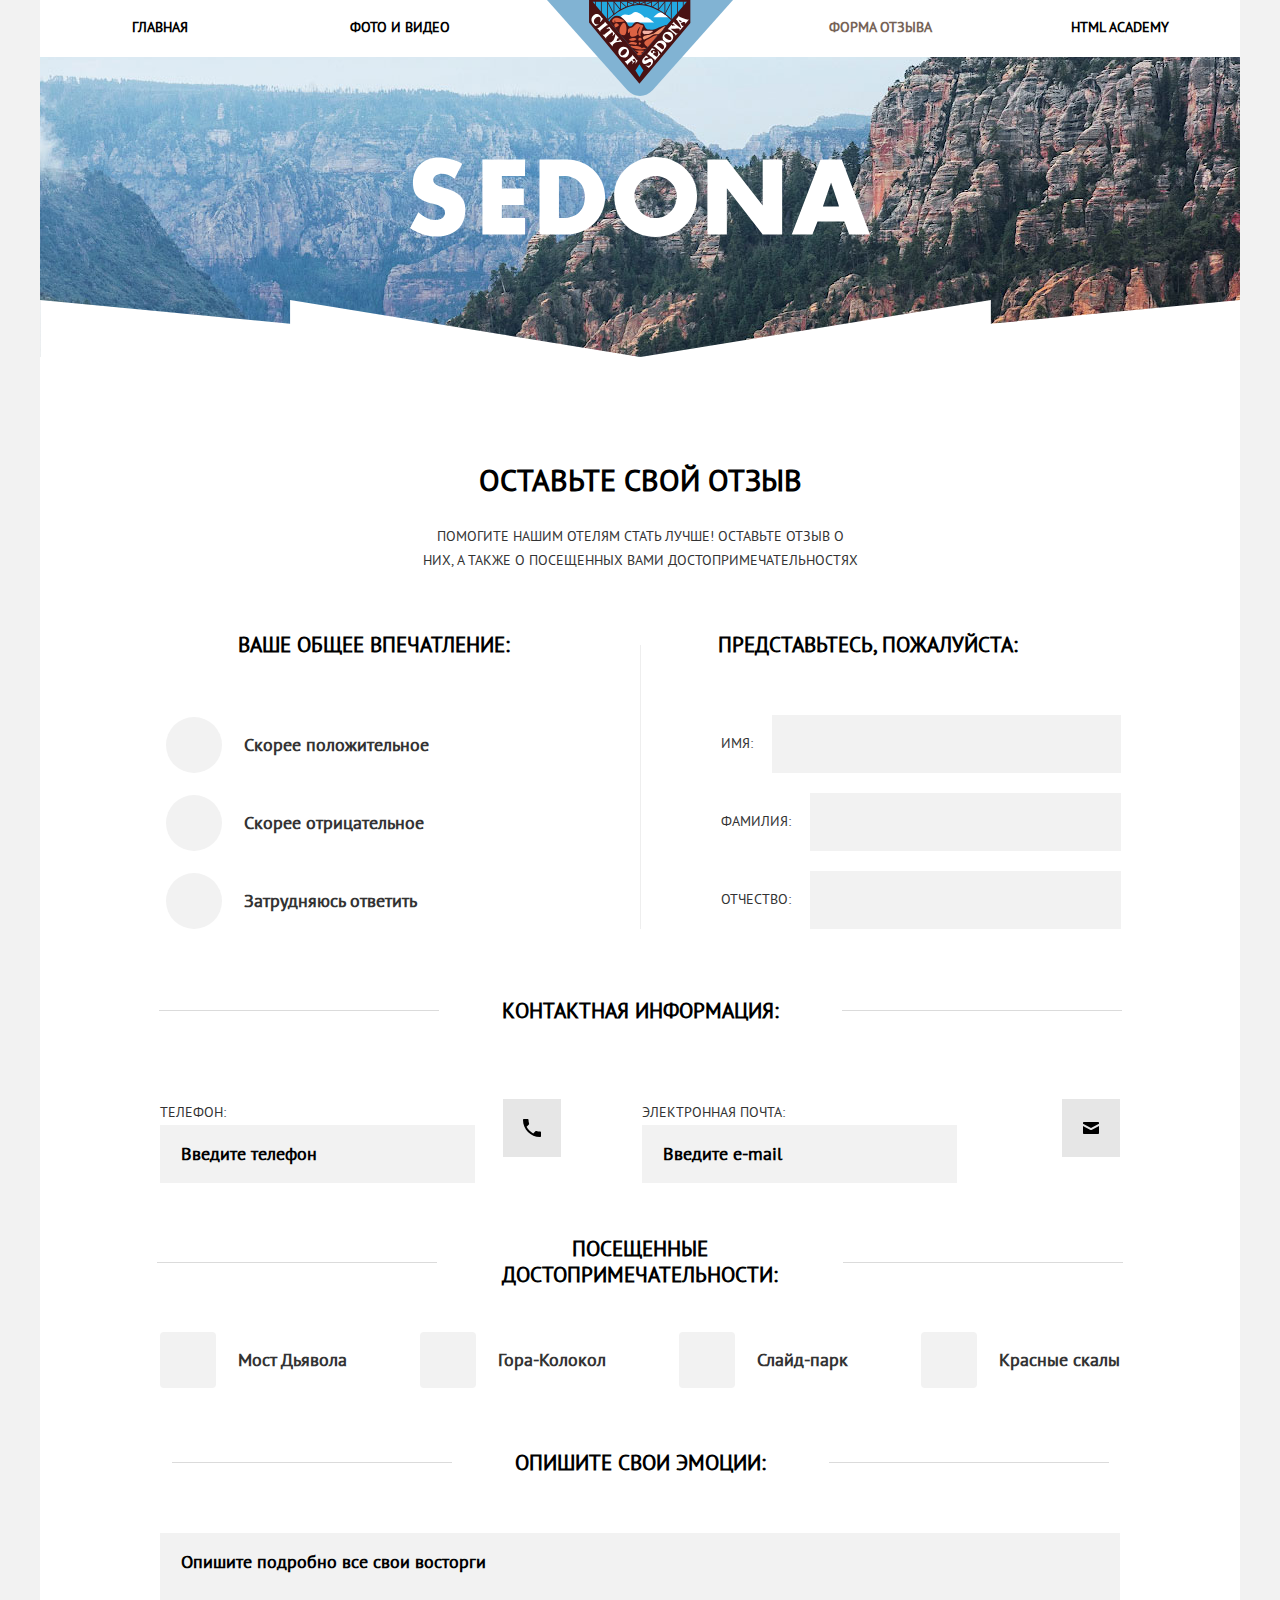
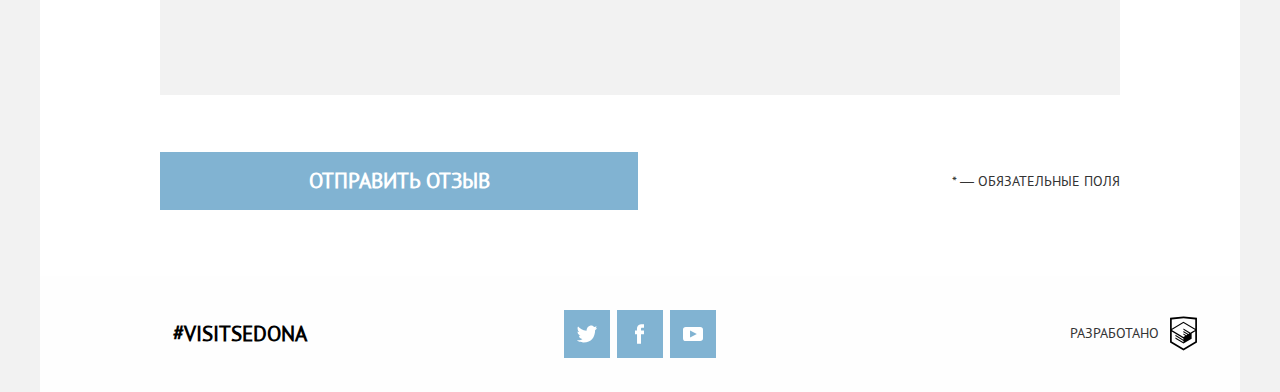
<file: form.html>
<!DOCTYPE html>
<html lang="ru">
  <head>
    <meta charset="utf-8">
    <title>HTML Academy: Седона</title>
    <meta name="viewport" content="width=device-width,initial-scale=1">
    <link rel="stylesheet" href="css/style.css">
  </head>
  <body>

    <svg xmlns="http://www.w3.org/2000/svg" style="display: none;"><symbol id="htmlacademy" viewBox="0 0 60 60"><path d="M30.2 5H30L10.3 7.1v36.2L30 55l19.7-11.7V7.1L30.2 5zm17 36.8L30 52 12.8 41.8V27l17.1 10.2V39l-11.7-7v1.8L30 40.9v1.9l-11.8-7v1.8l11.8 7 11.9-7.1v-7.6l5.3-3.2v15.1zm-.1-17l-4.7 2.8-2.2 1.3-10.3-6.1v1.8l8.8 5.3h-.1l-.2.1-1.3.7-7.3-4.3v1.8l5.8 3.4-1.4.9-4.3-2.6v1.8l2.9 1.7-2.9 1.7-17-10.1 17-10.2 17.2 10zm.1-1.8L29.9 12.8 12.8 23V9.4L30 7.6l17.2 1.8V23z"/></symbol><symbol id="icon-facebook" viewBox="0 0 8.672 18.944"><path d="M6.275 3.356h2.398V0H5.795C2.656.181 1.54 2.387 1.948 6.114H0v3.518h1.959v9.312h3.837V9.632h2.857V6.114H5.787c-.022-1.045-.037-2.405.488-2.758z"/></symbol><symbol id="icon-like" viewBox="0 0 22 20"><path d="M12.383 3.646l-.637 2.929L11.219 9H19.9v2l.001.058L17 18H8V8.029l.014-.015 4.369-4.368M2 10v8-8M13.2 0L6.6 6.6c-.4.3-.6.8-.6 1.4v10c0 1.1.9 2 2 2h9c.8 0 1.5-.5 1.8-1.2l3-7.1c.1-.2.1-.5.1-.7V9h.1c0-1.1-.9-2-2-2h-6.3l1-4.6v-.3c0-.4-.2-.8-.4-1.1l-1.1-1zM4 8H0v12h4V8zm18 1v.044V9z"/></symbol><symbol id="icon-tick" viewBox="0 0 23.049 16.249"><path d="M22.801 1.299L21.75.248a.853.853 0 0 0-1.203 0L8.693 12.102 2.502 5.911a.853.853 0 0 0-1.203 0L.248 6.962a.852.852 0 0 0 0 1.202l7.837 7.837a.845.845 0 0 0 .608.246c.22.002.44-.079.608-.246l13.5-13.5a.852.852 0 0 0 0-1.202z"/></symbol><symbol id="icon-twitter" viewBox="0 0 17.5 14.663"><path fill-rule="evenodd" clip-rule="evenodd" d="M11.283.153c1.736-.484 3.074.264 3.685 1.15.694-.225 1.372-.47 2.072-.69-.004.841-.538 1.478-.883 1.728.704.165 1.343-.481 1.343-.481-.175.977-1.035 1.746-1.611 1.977-.239 6.592-3.272 10.956-10.382 10.823h-.46c-.422 0-4.29-.45-5.047-1.843 2.341.192 4.011-.412 4.835-1.15-.989-.293-2.761-.464-3.07-2.881.362.105.583.223 1.228.117C1.757 8.067.385 7.366.461 5.218c.294.319 1.1.523 1.381.461C1.117 5.444-.188 2.398.921.843 2.794 2.655 4.769 4.364 8.29 4.528c.216-2.24 1.171-3.74 2.993-4.375z"/></symbol><symbol id="icon-video-fullscreen" viewBox="0 0 20 20"><g><path d="M0 0v6h3V3h3V0H3zM3 14H0v6h6v-3H3zM17 0h-3v3h3v3h3V0zM17 17h-3v3h6v-6h-3z"/></g></symbol><symbol id="icon-video-replay" viewBox="0 0 16 20"><path d="M8 4V0L3 5l5 5V6c3.315 0 6 2.686 6 6s-2.685 6-6 6-6-2.686-6-6H0c0 4.42 3.58 8 8 8s8-3.58 8-8-3.58-8-8-8z"/></symbol><symbol id="icon-video-subtitles" viewBox="0 0 32 20"><path d="M29 0H3C1.35 0 0 1.35 0 3v14c0 1.65 1.35 3 3 3h26c1.65 0 3-1.35 3-3V3c0-1.65-1.35-3-3-3zM14.403 15.854a8.61 8.61 0 0 1-1.678.164 5.986 5.986 0 0 1-1.976-.323c-.623-.214-1.172-.562-1.646-1.041s-.852-1.103-1.133-1.868c-.28-.766-.419-1.695-.419-2.786 0-1.134.157-2.085.471-2.851.315-.768.723-1.384 1.224-1.854a4.53 4.53 0 0 1 1.679-1.008 5.86 5.86 0 0 1 1.852-.307c.66 0 1.22.045 1.678.134.457.087.835.192 1.133.313l-.448 1.92a3.332 3.332 0 0 0-.902-.265A8.244 8.244 0 0 0 12.973 6c-.915 0-1.649.325-2.206.977-.558.651-.836 1.663-.836 3.031 0 .598.067 1.142.199 1.632.132.493.334.913.603 1.26.271.349.607.619 1.01.812.402.193.867.29 1.396.29.496 0 .915-.049 1.257-.148.342-.099.639-.227.893-.38l.463 1.841c-.354.249-.803.43-1.349.539zm8.698 0a8.618 8.618 0 0 1-1.678.164 5.986 5.986 0 0 1-1.976-.323c-.623-.214-1.172-.562-1.646-1.041s-.852-1.103-1.133-1.868c-.281-.767-.421-1.695-.421-2.786 0-1.134.157-2.085.471-2.851.314-.768.723-1.384 1.223-1.854a4.526 4.526 0 0 1 1.68-1.008 5.858 5.858 0 0 1 1.851-.307c.661 0 1.221.045 1.678.134a6.05 6.05 0 0 1 1.133.313l-.446 1.918a3.314 3.314 0 0 0-.901-.265A8.569 8.569 0 0 0 21.67 6c-.915 0-1.649.325-2.206.977-.558.651-.836 1.663-.836 3.031 0 .598.067 1.142.199 1.632.132.493.334.913.603 1.26.271.349.606.619 1.009.812.402.193.868.29 1.396.29.497 0 .915-.049 1.257-.148.342-.099.64-.227.894-.38l.463 1.841c-.353.249-.803.43-1.348.539z"/></symbol><symbol id="icon-youtube" viewBox="0 0 19.979 14.015"><path d="M17.145 0H2.835A2.842 2.842 0 0 0 0 2.835v8.345a2.842 2.842 0 0 0 2.835 2.835h14.31a2.842 2.842 0 0 0 2.835-2.835V2.835A2.844 2.844 0 0 0 17.145 0zM7.036 10.392V3.623l6.769 3.384-6.769 3.385z"/></symbol></svg>

    <!-- page-header -->
    <header class="page-header">

      <!-- main-nav -->
      <nav class="main-nav  main-nav--closed  main-nav--nojs">
        <button class="main-nav__toggle" type="button">Открыть меню</button>
        <div class="main-nav__wrapper">
          <ul class="main-nav__list">
            <li class="main-nav__item"><a class="main-nav__link" href="index.html">Главная</a></li>
            <li class="main-nav__item"><a class="main-nav__link" href="photo.html">Фото и видео</a></li>
            <li class="main-nav__item"><a class="main-nav__link  main-nav__link--active">Форма отзыва</a></li>
            <li class="main-nav__item"><a class="main-nav__link" href="https://htmlacademy.ru/">HTML Academy</a></li>
          </ul>
        </div>
        <div class="main-nav__logo">
          <a href="index.html">
            <picture>
              <source media="(min-width: 1200px)" srcset="img/logo-sedona-desktop.svg">
              <source media="(min-width: 768px)" srcset="img/logo-sedona-tablet.svg">
              <img class="main-nav__img-logo" src="img/logo-sedona-mobile.svg" alt="Sedona">
              </picture>
          </a>
        </div>
      </nav>
      <!-- end main-nav -->

    </header>
    <!-- end page-header -->

    <!-- main-content -->
    <main class="main-content">

      <!-- page-headline -->
      <section class="page-headline">
        <div class="page-headline__logo">
          <img class="page-headline__img-logo" src="img/text-sedona.svg" alt="Sedona">
        </div>
        <h2 class="page-headline__title  page-headline__title--style-change">Оставьте свой отзыв</h2>
        <p class="page-headline__description  page-headline__description--style-change">Помогите нашим отелям стать лучше! Оставьте отзыв о них, а также о посещенных вами достопримечательностях</p>
      </section>
      <!-- end page-headline -->

      <!-- review-form -->
      <form class="review-form" method="post">

        <div class="review-form__wrap">

          <div class="review-form__item review-form__item--second">

            <fieldset class="field  field--text">
              <legend class="field__title  field__title--text">Представьтесь<span class="field__span  field__span--text">, пожалуйста</span>:</legend>
              <label class="field__label  field__label--text">
                <span class="field__label-name">Имя:</span>
                <input class="field__input  field__input--text" type="text" name="first-name">
              </label>
              <label class="field__label  field__label--text">
                <span class="field__label-name">Фамилия:</span>
                <input class="field__input  field__input--text" type="text" name="middle-name">
              </label>
              <label class="field__label  field__label--text">
                <span class="field__label-name">Отчество:</span>
                <input class="field__input  field__input--text" type="text" name="last-name">
              </label>
            </fieldset>

          </div>

          <div class="review-form__item">

            <fieldset class="field  field--contacts">
              <legend class="field__title  field__title--contacts  field__title--line">Контактная информация:</legend>
              <label class="field__label  field__label--phone">
                <span class="field__label-name  field__label-name--contacts"><span class="field__span  field__span--contacts">Контактный </span>телефон:</span>
                <input class="field__input  field__input--contacts" type="tel" name="phone" placeholder="Введите телефон" pattern="[8]{1}-[0-9]{3}-[0-9]{3}-[0-9]{4}">
                <span class="field__help-block">Ошибка, перепроверьте номер.</span>
              </label>
              <label class="field__label  field__label--email">
                <span class="field__label-name  field__label-name--contacts">Электронная почта:</span>
                <input class="field__input  field__input--contacts" type="email" name="email" placeholder="Введите e-mail" pattern="[A-Za-z0-9._%+-]+@[A-Za-z0-9.-]+\.[A-Za-z]{2,4}$">
                <span class="field__help-block">Ошибка, перепроверьте email.</span>
              </label>
            </fieldset>

          </div>

          <div class="review-form__item  review-form__item--first">

            <fieldset class="field  field--radio">
              <legend class="field__title  field__title--radio">Ваше общее впечатление:</legend>
              <label class="field__label  field__label--radio">
                <input class="field__input  field__input--radio" type="radio" name="impression">
                <span class="field__label-name  field__label-name--radio">Скорее положительное</span>
              </label>
              <label class="field__label  field__label--radio">
                <input class="field__input  field__input--radio" type="radio" name="impression">
                <span class="field__label-name  field__label-name--radio">Скорее отрицательное</span>
              </label>
              <label class="field__label  field__label--radio">
                <input class="field__input  field__input--radio" type="radio" name="impression">
                <span class="field__label-name  field__label-name--radio">Затрудняюсь ответить</span>
              </label>
            </fieldset>

          </div>

          <div class="review-form__item">

            <fieldset class="field  field--checkbox">
              <legend class="field__title  field__title--checkbox  field__title--line">Посещенные достопримечательности:</legend>
              <div class="field__wrap  field__wrap--checkbox">
                <label class="field__label  field__label--checkbox">
                  <input class="field__input  field__input--checkbox" type="checkbox" name="devils-bridge">
                  <span class="field__label-name  field__label-name--checkbox">Мост Дьявола</span>
                  <svg class="field__tick-icon" width="24" height="24"><use xmlns:xlink="http://www.w3.org/1999/xlink" xlink:href="#icon-tick"></use></svg>
                </label>
                <label class="field__label  field__label--checkbox">
                  <input class="field__input  field__input--checkbox" type="checkbox" name="slide-park">
                  <span class="field__label-name  field__label-name--checkbox">Слайд-парк</span>
                  <svg class="field__tick-icon" width="24" height="24"><use xmlns:xlink="http://www.w3.org/1999/xlink" xlink:href="#icon-tick"></use></svg>
                </label>
                <label class="field__label  field__label--checkbox">
                  <input class="field__input  field__input--checkbox" type="checkbox" name="mountain-bell">
                  <span class="field__label-name  field__label-name--checkbox">Гора-Колокол</span>
                  <svg class="field__tick-icon" width="24" height="24"><use xmlns:xlink="http://www.w3.org/1999/xlink" xlink:href="#icon-tick"></use></svg>
                </label>
                <label class="field__label  field__label--checkbox">
                  <input class="field__input  field__input--checkbox" type="checkbox" name="red-rocks">
                  <span class="field__label-name  field__label-name--checkbox">Красные скалы</span>
                  <svg class="field__tick-icon" width="24" height="24"><use xmlns:xlink="http://www.w3.org/1999/xlink" xlink:href="#icon-tick"></use></svg>
                </label>
              </div>
            </fieldset>

          </div>

          <div class="review-form__item  review-form__item--textarea">

            <fieldset class="field  field--textarea">
              <legend class="field__title  field__title--textarea  field__title--line">Опишите свои эмоции:</legend>
              <textarea class="field__input  field__input--textarea" name="emotions" rows="5" placeholder="Опишите подробно все свои восторги"></textarea>
            </fieldset>

          </div>

          <div class="review-form__item  review-form__item--last">

            <fieldset class="field  field--last">
              <div class="field__wrap  field__wrap--last">
                <button class="btn  btn--form">Отправить отзыв</button>
                <span class="field__note">* &mdash; обязательные поля</span>
              </div>
            </fieldset>

          </div>

          <div class="review-form__item  review-form__item--hidden  review-form__item--error">
            <h3 class="review-form__title">Что-то пошло не так!</h3>
            <p class="review-form__descriotion">Проверьте поля, выделенные красным, скорее всего вы забыли их заполнить</p>
            <button class="btn  btn--small" type="button">OK</button>
          </div>

          <div class="review-form__item  review-form__item--hidden  review-form__item--close">
            <h3 class="review-form__title">Ваш отзыв отправлен!</h3>
            <p class="review-form__descriotion">Спасибо за ваше участие, ваш отзыв уже поступил к нам. В ближайшее время мы опубликуем его на сайте.</p>
            <div class="review-form__outline">
              <button class="btn" type="button">Закрыть окно</button>
            </div>
          </div>

        </div>

      </form>
      <!-- end review-form -->

    </main>
    <!-- end main-content -->

    <!-- page-footer -->
    <footer class="page-footer">
      <div class="page-footer__wrapper  page-footer__wrapper--higher">
        <p class="page-footer__hashtag">#VISITSEDONA</p>
        <p class="page-footer__social">
          <span class="social-links">
            <a class="social-link  social-link--tw" href="#">
              Мы в Твиттере
              <svg class="social-link__icon" width="20" height="48"><use xmlns:xlink="http://www.w3.org/1999/xlink" xlink:href="#icon-twitter"></use></svg>
            </a>
            <a class="social-link  social-link--fb" href="#">
              Мы в Фейсбуке
              <svg class="social-link__icon" width="9" height="48"><use xmlns:xlink="http://www.w3.org/1999/xlink" xlink:href="#icon-facebook"></use></svg>
            </a>
            <a class="social-link  social-link--youtube" href="#">
              Мы в Ютубе
              <svg class="social-link__icon" width="20" height="48"><use xmlns:xlink="http://www.w3.org/1999/xlink" xlink:href="#icon-youtube"></use></svg>
            </a>
          </span>
        </p>
        <p class="page-footer__copyright">
          Разработано
          <a class="page-footer__copyright-link" href="https://htmlacademy.ru">
            <svg class="page-footer__copyright-icon" width="41" height="41"><use xmlns:xlink="http://www.w3.org/1999/xlink" xlink:href="#htmlacademy"></use></svg>
          </a>
        </p>
      </div>
    </footer>
    <!-- end page-footer -->

    <script>
      var navMain = document.querySelector('.main-nav');
      var navToggle = document.querySelector('.main-nav__toggle');

      navMain.classList.remove('main-nav--nojs');

      navToggle.addEventListener('click', function() {
        if (navMain.classList.contains('main-nav--closed')) {
          navMain.classList.remove('main-nav--closed');
          navMain.classList.add('main-nav--opened');
        } else {
          navMain.classList.add('main-nav--closed');
          navMain.classList.remove('main-nav--opened');
        }
      });
    </script>

  </body>
</html>
</file>
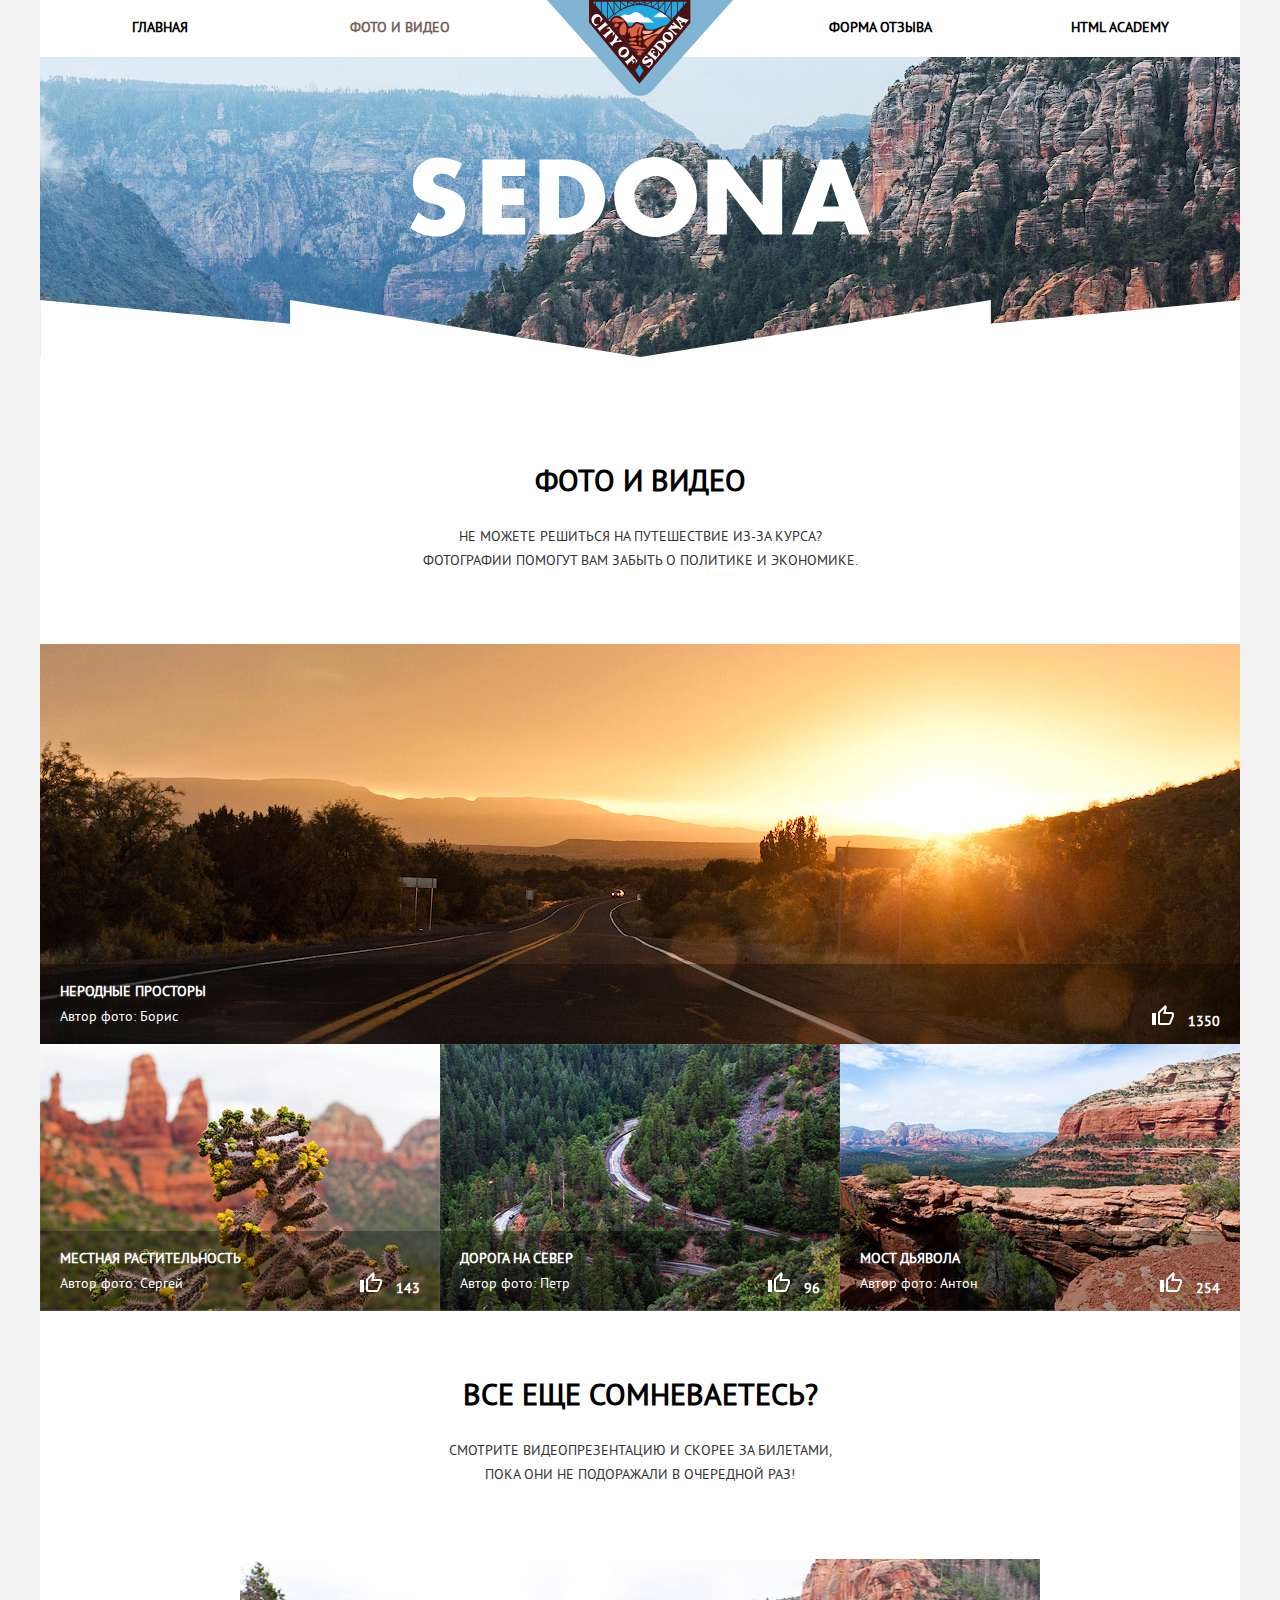
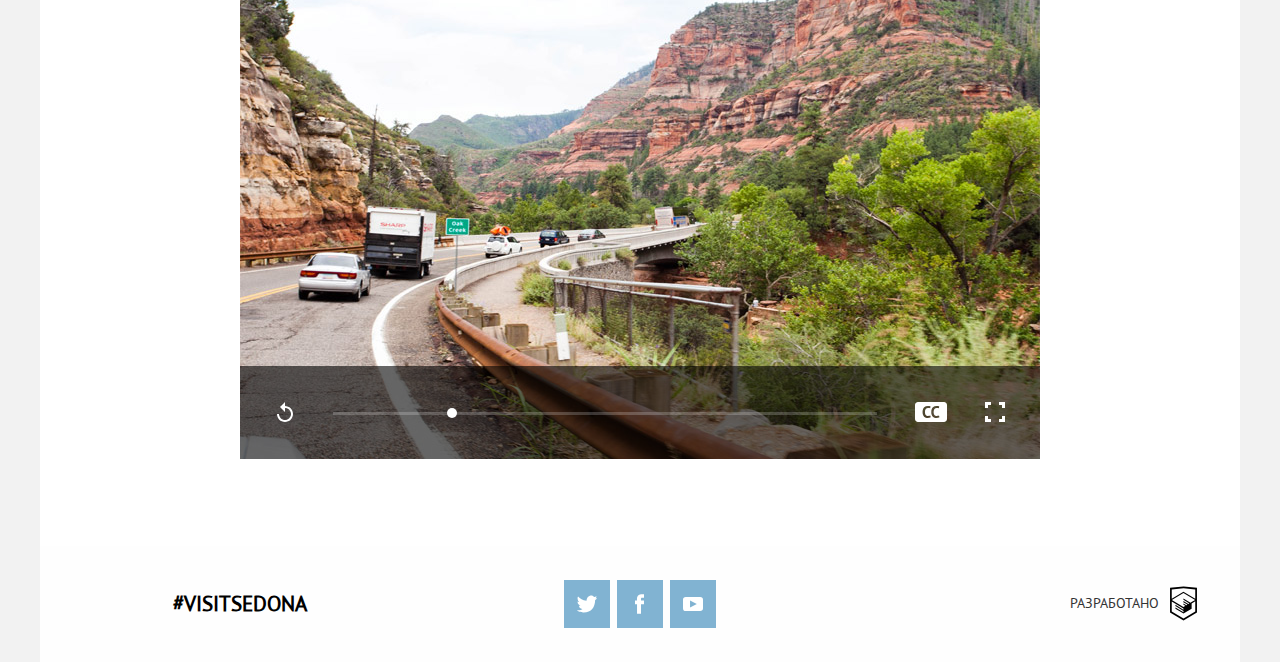
<file: photo.html>
<!DOCTYPE html>
<html lang="ru">
  <head>
    <meta charset="utf-8">
    <title>HTML Academy: Седона</title>
    <meta name="viewport" content="width=device-width,initial-scale=1">
    <link rel="stylesheet" href="css/style.css">
  </head>
  <body>

    <svg xmlns="http://www.w3.org/2000/svg" style="display: none;"><symbol id="htmlacademy" viewBox="0 0 60 60"><path d="M30.2 5H30L10.3 7.1v36.2L30 55l19.7-11.7V7.1L30.2 5zm17 36.8L30 52 12.8 41.8V27l17.1 10.2V39l-11.7-7v1.8L30 40.9v1.9l-11.8-7v1.8l11.8 7 11.9-7.1v-7.6l5.3-3.2v15.1zm-.1-17l-4.7 2.8-2.2 1.3-10.3-6.1v1.8l8.8 5.3h-.1l-.2.1-1.3.7-7.3-4.3v1.8l5.8 3.4-1.4.9-4.3-2.6v1.8l2.9 1.7-2.9 1.7-17-10.1 17-10.2 17.2 10zm.1-1.8L29.9 12.8 12.8 23V9.4L30 7.6l17.2 1.8V23z"/></symbol><symbol id="icon-facebook" viewBox="0 0 8.672 18.944"><path d="M6.275 3.356h2.398V0H5.795C2.656.181 1.54 2.387 1.948 6.114H0v3.518h1.959v9.312h3.837V9.632h2.857V6.114H5.787c-.022-1.045-.037-2.405.488-2.758z"/></symbol><symbol id="icon-like" viewBox="0 0 22 20"><path d="M12.383 3.646l-.637 2.929L11.219 9H19.9v2l.001.058L17 18H8V8.029l.014-.015 4.369-4.368M2 10v8-8M13.2 0L6.6 6.6c-.4.3-.6.8-.6 1.4v10c0 1.1.9 2 2 2h9c.8 0 1.5-.5 1.8-1.2l3-7.1c.1-.2.1-.5.1-.7V9h.1c0-1.1-.9-2-2-2h-6.3l1-4.6v-.3c0-.4-.2-.8-.4-1.1l-1.1-1zM4 8H0v12h4V8zm18 1v.044V9z"/></symbol><symbol id="icon-tick" viewBox="0 0 23.049 16.249"><path d="M22.801 1.299L21.75.248a.853.853 0 0 0-1.203 0L8.693 12.102 2.502 5.911a.853.853 0 0 0-1.203 0L.248 6.962a.852.852 0 0 0 0 1.202l7.837 7.837a.845.845 0 0 0 .608.246c.22.002.44-.079.608-.246l13.5-13.5a.852.852 0 0 0 0-1.202z"/></symbol><symbol id="icon-twitter" viewBox="0 0 17.5 14.663"><path fill-rule="evenodd" clip-rule="evenodd" d="M11.283.153c1.736-.484 3.074.264 3.685 1.15.694-.225 1.372-.47 2.072-.69-.004.841-.538 1.478-.883 1.728.704.165 1.343-.481 1.343-.481-.175.977-1.035 1.746-1.611 1.977-.239 6.592-3.272 10.956-10.382 10.823h-.46c-.422 0-4.29-.45-5.047-1.843 2.341.192 4.011-.412 4.835-1.15-.989-.293-2.761-.464-3.07-2.881.362.105.583.223 1.228.117C1.757 8.067.385 7.366.461 5.218c.294.319 1.1.523 1.381.461C1.117 5.444-.188 2.398.921.843 2.794 2.655 4.769 4.364 8.29 4.528c.216-2.24 1.171-3.74 2.993-4.375z"/></symbol><symbol id="icon-video-fullscreen" viewBox="0 0 20 20"><g><path d="M0 0v6h3V3h3V0H3zM3 14H0v6h6v-3H3zM17 0h-3v3h3v3h3V0zM17 17h-3v3h6v-6h-3z"/></g></symbol><symbol id="icon-video-replay" viewBox="0 0 16 20"><path d="M8 4V0L3 5l5 5V6c3.315 0 6 2.686 6 6s-2.685 6-6 6-6-2.686-6-6H0c0 4.42 3.58 8 8 8s8-3.58 8-8-3.58-8-8-8z"/></symbol><symbol id="icon-video-subtitles" viewBox="0 0 32 20"><path d="M29 0H3C1.35 0 0 1.35 0 3v14c0 1.65 1.35 3 3 3h26c1.65 0 3-1.35 3-3V3c0-1.65-1.35-3-3-3zM14.403 15.854a8.61 8.61 0 0 1-1.678.164 5.986 5.986 0 0 1-1.976-.323c-.623-.214-1.172-.562-1.646-1.041s-.852-1.103-1.133-1.868c-.28-.766-.419-1.695-.419-2.786 0-1.134.157-2.085.471-2.851.315-.768.723-1.384 1.224-1.854a4.53 4.53 0 0 1 1.679-1.008 5.86 5.86 0 0 1 1.852-.307c.66 0 1.22.045 1.678.134.457.087.835.192 1.133.313l-.448 1.92a3.332 3.332 0 0 0-.902-.265A8.244 8.244 0 0 0 12.973 6c-.915 0-1.649.325-2.206.977-.558.651-.836 1.663-.836 3.031 0 .598.067 1.142.199 1.632.132.493.334.913.603 1.26.271.349.607.619 1.01.812.402.193.867.29 1.396.29.496 0 .915-.049 1.257-.148.342-.099.639-.227.893-.38l.463 1.841c-.354.249-.803.43-1.349.539zm8.698 0a8.618 8.618 0 0 1-1.678.164 5.986 5.986 0 0 1-1.976-.323c-.623-.214-1.172-.562-1.646-1.041s-.852-1.103-1.133-1.868c-.281-.767-.421-1.695-.421-2.786 0-1.134.157-2.085.471-2.851.314-.768.723-1.384 1.223-1.854a4.526 4.526 0 0 1 1.68-1.008 5.858 5.858 0 0 1 1.851-.307c.661 0 1.221.045 1.678.134a6.05 6.05 0 0 1 1.133.313l-.446 1.918a3.314 3.314 0 0 0-.901-.265A8.569 8.569 0 0 0 21.67 6c-.915 0-1.649.325-2.206.977-.558.651-.836 1.663-.836 3.031 0 .598.067 1.142.199 1.632.132.493.334.913.603 1.26.271.349.606.619 1.009.812.402.193.868.29 1.396.29.497 0 .915-.049 1.257-.148.342-.099.64-.227.894-.38l.463 1.841c-.353.249-.803.43-1.348.539z"/></symbol><symbol id="icon-youtube" viewBox="0 0 19.979 14.015"><path d="M17.145 0H2.835A2.842 2.842 0 0 0 0 2.835v8.345a2.842 2.842 0 0 0 2.835 2.835h14.31a2.842 2.842 0 0 0 2.835-2.835V2.835A2.844 2.844 0 0 0 17.145 0zM7.036 10.392V3.623l6.769 3.384-6.769 3.385z"/></symbol></svg>

    <!-- page-header -->
    <header class="page-header">

      <!-- main-nav -->
      <nav class="main-nav  main-nav--closed  main-nav--nojs">
        <button class="main-nav__toggle" type="button">Открыть меню</button>
        <div class="main-nav__wrapper">
          <ul class="main-nav__list">
            <li class="main-nav__item"><a class="main-nav__link" href="index.html">Главная</a></li>
            <li class="main-nav__item"><a class="main-nav__link  main-nav__link--active">Фото и видео</a></li>
            <li class="main-nav__item"><a class="main-nav__link" href="form.html">Форма отзыва</a></li>
            <li class="main-nav__item"><a class="main-nav__link" href="https://htmlacademy.ru/">HTML Academy</a></li>
          </ul>
        </div>
        <div class="main-nav__logo">
          <a href="index.html">
            <picture>
              <source media="(min-width: 1200px)" srcset="img/logo-sedona-desktop.svg">
              <source media="(min-width: 768px)" srcset="img/logo-sedona-tablet.svg">
              <img class="main-nav__img-logo" src="img/logo-sedona-mobile.svg" alt="Sedona">
              </picture>
          </a>
        </div>
      </nav>
      <!-- end main-nav -->

    </header>
    <!-- end page-header -->

    <!-- main-content -->
    <main class="main-content">

      <!-- page-headline -->
      <section class="page-headline  page-headline--style-change">
        <div class="page-headline__logo">
          <img class="page-headline__img-logo" src="img/text-sedona.svg" alt="Sedona">
        </div>
        <h2 class="page-headline__title  page-headline__title--style-change">Фото и видео</h2>
        <p class="page-headline__description  page-headline__description--style-change">Не можете решиться на путешествие из-за курса? Фотографии помогут вам забыть о политике и экономике.</p>
      </section>
      <!-- end page-headline -->

      <!-- gallery -->
      <div class="gallery">
        <div class="gallery__wrap">
          <div class="gallery__item  gallery__item--wide">
            <picture>
              <source media="(min-width: 1200px)" srcset="img/photo-1-desktop@1x.jpg 1x, img/photo-1-desktop@2x.jpg 2x">
              <source media="(min-width: 768px)" srcset="img/photo-1-tablet@1x.jpg 1x, img/photo-1-tablet@2x.jpg 2x">
              <img class="gallery__img" src="img/photo-1-mobile@1x.jpg" srcset="img/photo-1-mobile@2x.jpg 2x" alt="">
            </picture>
            <div class="gallery__description">
              <h3 class="gallery__title">Неродные просторы</h3>
              <p class="gallery__author">Автор фото: Борис</p>
              <span class="gallery__likes">
                <svg class="gallery__icon-like" width="22" height="22"><use xmlns:xlink="http://www.w3.org/1999/xlink" xlink:href="#icon-like"></use></svg>
                1350
              </span>
            </div>
          </div>

          <div class="gallery__item">
            <picture>
              <source media="(min-width: 1200px)" srcset="img/photo-2-desktop@1x.jpg 1x, img/photo-2-desktop@2x.jpg 2x">
              <source media="(min-width: 768px)" srcset="img/photo-2-tablet@1x.jpg 1x, img/photo-2-tablet@2x.jpg 2x">
              <img class="gallery__img" src="img/photo-2-mobile@1x.jpg" srcset="img/photo-2-mobile@2x.jpg 2x" alt="">
            </picture>
            <div class="gallery__description">
              <h3 class="gallery__title">Местная растительность</h3>
              <p class="gallery__author">Автор фото: Сергей</p>
              <span class="gallery__likes">
                <svg class="gallery__icon-like" width="22" height="22"><use xmlns:xlink="http://www.w3.org/1999/xlink" xlink:href="#icon-like"></use></svg>
                143
              </span>
            </div>
          </div>

          <div class="gallery__item  gallery__item--odd">
            <picture>
              <source media="(min-width: 1200px)" srcset="img/photo-3-desktop@1x.jpg 1x, img/photo-3-desktop@2x.jpg 2x">
              <source media="(min-width: 768px)" srcset="img/photo-3-tablet@1x.jpg 1x, img/photo-3-tablet@2x.jpg 2x">
              <img class="gallery__img" src="img/photo-3-mobile@1x.jpg" srcset="img/photo-3-mobile@2x.jpg 2x" alt="">
            </picture>
            <div class="gallery__description  gallery__description--odd">
              <h3 class="gallery__title">Дорога на север</h3>
              <p class="gallery__author">Автор фото: Петр</p>
              <span class="gallery__likes">
                <svg class="gallery__icon-like  gallery__icon-like--third" width="22" height="22"><use xmlns:xlink="http://www.w3.org/1999/xlink" xlink:href="#icon-like"></use></svg>
                96
              </span>
            </div>
          </div>

          <div class="gallery__item">
            <picture>
              <source media="(min-width: 1200px)" srcset="img/photo-4-desktop@1x.jpg 1x, img/photo-4-desktop@2x.jpg 2x">
              <source media="(min-width: 768px)" srcset="img/photo-4-tablet@1x.jpg 1x, img/photo-4-tablet@2x.jpg 2x">
              <img class="gallery__img" src="img/photo-4-mobile@1x.jpg" srcset="img/photo-4-mobile@2x.jpg 2x" alt="">
            </picture>
            <div class="gallery__description">
              <h3 class="gallery__title">Мост Дьявола</h3>
              <p class="gallery__author">Автор фото: Антон</p>
              <span class="gallery__likes">
                <svg class="gallery__icon-like" width="22" height="22"><use xmlns:xlink="http://www.w3.org/1999/xlink" xlink:href="#icon-like"></use></svg>
                254
              </span>
            </div>
          </div>
        </div>
      </div>
      <!-- end gallery -->
<!-- <picture>
            <source media="(min-width: 1200px)" srcset="img/video-desktop@1x.jpg 1x, img/video-desktop@2x.jpg 2x">
            <source media="(min-width: 768px)" srcset="img/video-tablet@1x.jpg 1x, img/video-tablet@2x.jpg 2x">
            <img class="video__img" src="img/video-mobile@1x.jpg" srcset="img/video-mobile@2x.jpg 2x" alt="">
          </picture> -->
      <!-- video -->
      <section class="video">
        <h2 class="video__title">Все еще сомневаетесь?</h2>
        <p class="video__description">Смотрите видеопрезентацию и скорее за билетами, пока они не подоражали в очередной раз!</p>
        <div class="video__player">
          <div class="video__controls">
            <span class="video__scale"></span>
            <svg class="video__icon  video__icon--replay" width="20" height="20"><use xmlns:xlink="http://www.w3.org/1999/xlink" xlink:href="#icon-video-replay"></use></svg>
            <svg class="video__icon  video__icon--subtitles" width="32" height="20"><use xmlns:xlink="http://www.w3.org/1999/xlink" xlink:href="#icon-video-subtitles"></use></svg>
            <svg class="video__icon  video__icon--fullscreen" width="20" height="20"><use xmlns:xlink="http://www.w3.org/1999/xlink" xlink:href="#icon-video-fullscreen"></use></svg>
          </div>
        </div>
      </section>
      <!-- end video -->

    </main>
    <!-- end main-content -->

    <!-- page-footer -->
    <footer class="page-footer">
      <div class="page-footer__wrapper  page-footer__wrapper--higher">
        <p class="page-footer__hashtag">#VISITSEDONA</p>
        <p class="page-footer__social">
          <span class="social-links">
            <a class="social-link  social-link--tw" href="#">
              Мы в Твиттере
              <svg class="social-link__icon" width="20" height="48"><use xmlns:xlink="http://www.w3.org/1999/xlink" xlink:href="#icon-twitter"></use></svg>
            </a>
            <a class="social-link  social-link--fb" href="#">
              Мы в Фейсбуке
              <svg class="social-link__icon" width="9" height="48"><use xmlns:xlink="http://www.w3.org/1999/xlink" xlink:href="#icon-facebook"></use></svg>
            </a>
            <a class="social-link  social-link--youtube" href="#">
              Мы в Ютубе
              <svg class="social-link__icon" width="20" height="48"><use xmlns:xlink="http://www.w3.org/1999/xlink" xlink:href="#icon-youtube"></use></svg>
            </a>
          </span>
        </p>
        <p class="page-footer__copyright">
          Разработано
          <a class="page-footer__copyright-link" href="https://htmlacademy.ru">
            <svg class="page-footer__copyright-icon" width="41" height="41"><use xmlns:xlink="http://www.w3.org/1999/xlink" xlink:href="#htmlacademy"></use></svg>
          </a>
        </p>
      </div>
    </footer>
    <!-- end page-footer -->

    <script>
      var navMain = document.querySelector('.main-nav');
      var navToggle = document.querySelector('.main-nav__toggle');

      navMain.classList.remove('main-nav--nojs');

      navToggle.addEventListener('click', function() {
        if (navMain.classList.contains('main-nav--closed')) {
          navMain.classList.remove('main-nav--closed');
          navMain.classList.add('main-nav--opened');
        } else {
          navMain.classList.add('main-nav--closed');
          navMain.classList.remove('main-nav--opened');
        }
      });
    </script>

  </body>
</html>
</file>
<file: css/style.css>
@font-face {
  font-family: "PT Sans";
  src: local("PT Sans"), url("../fonts/ptsans.woff") format("woff"), url("../fonts/ptsans.woff2") format("woff2");
  font-weight: normal;
  font-style: normal;
}
@font-face {
  font-family: "PT Sans Bold";
  src: local("PT Sans Bold"), url("../fonts/ptsansbold.woff") format("woff"), url("../fonts/ptsansbold.woff2") format("woff2");
  font-weight: 700;
  font-style: normal;
}
/*! normalize.css v3.0.3 | MIT License | github.com/necolas/normalize.css */
/**
 * 1. Set default font family to sans-serif.
 * 2. Prevent iOS and IE text size adjust after device orientation change,
 *    without disabling user zoom.
 */
html {
  font-family: sans-serif;
  /* 1 */
  -ms-text-size-adjust: 100%;
  /* 2 */
  -webkit-text-size-adjust: 100%;
  /* 2 */
}
/**
 * Remove default margin.
 */
body {
  margin: 0;
}
/* HTML5 display definitions
   ========================================================================== */
/**
 * Correct `block` display not defined for any HTML5 element in IE 8/9.
 * Correct `block` display not defined for `details` or `summary` in IE 10/11
 * and Firefox.
 * Correct `block` display not defined for `main` in IE 11.
 */
article,
aside,
details,
figcaption,
figure,
footer,
header,
main,
menu,
nav,
section,
summary {
  display: block;
}
/**
 * 1. Correct `inline-block` display not defined in IE 8/9.
 * 2. Normalize vertical alignment of `progress` in Chrome, Firefox, and Opera.
 */
audio,
canvas,
progress,
video {
  display: inline-block;
  /* 1 */
  vertical-align: baseline;
  /* 2 */
}
/**
 * Prevent modern browsers from displaying `audio` without controls.
 * Remove excess height in iOS 5 devices.
 */
audio:not([controls]) {
  display: none;
  height: 0;
}
/**
 * Address `[hidden]` styling not present in IE 8/9/10.
 * Hide the `template` element in IE 8/9/10/11, Safari, and Firefox < 22.
 */
[hidden],
template {
  display: none;
}
/* Links
   ========================================================================== */
/**
 * Remove the gray background color from active links in IE 10.
 */
a {
  background-color: transparent;
}
/**
 * Improve readability of focused elements when they are also in an
 * active/hover state.
 */
a:active,
a:hover {
  outline: 0;
}
/* Text-level semantics
   ========================================================================== */
/**
 * Address inconsistent styling of `abbr[title]`.
 * 1. Correct styling in Firefox 39 and Opera 12.
 * 2. Correct missing styling in Chrome, Edge, IE, Opera, and Safari.
 */
abbr[title] {
  border-bottom: none;
  /* 1 */
  text-decoration: underline;
  /* 2 */
  text-decoration: underline dotted;
  /* 2 */
}
/**
 * Address inconsistent styling of b and strong.
 * 1. Correct duplicate application of `bolder` in Safari 6.0.2.
 * 2. Correct style set to `bold` in Edge 12+, Safari 6.2+, and Chrome 18+.
 */
b,
strong {
  font-weight: inherit;
  /* 1 */
}
b,
strong {
  font-weight: bolder;
  /* 2 */
}
/**
 * Address styling not present in Safari and Chrome.
 */
dfn {
  font-style: italic;
}
/**
 * Address variable `h1` font-size and margin within `section` and `article`
 * contexts in Firefox 4+, Safari, and Chrome.
 */
h1 {
  font-size: 2em;
  margin: 0.67em 0;
}
/**
 * Address styling not present in IE 8/9.
 */
mark {
  background-color: #ff0;
  color: #000;
}
/**
 * Address inconsistent and variable font size in all browsers.
 */
small {
  font-size: 80%;
}
/**
 * Prevent `sub` and `sup` affecting `line-height` in all browsers.
 */
sub,
sup {
  font-size: 75%;
  line-height: 0;
  position: relative;
  vertical-align: baseline;
}
sup {
  top: -0.5em;
}
sub {
  bottom: -0.25em;
}
/* Embedded content
   ========================================================================== */
/**
 * Remove border when inside `a` element in IE 8/9/10.
 */
img {
  border: 0;
}
/**
 * Correct overflow not hidden in IE 9/10/11.
 */
svg:not(:root) {
  overflow: hidden;
}
/* Grouping content
   ========================================================================== */
/**
 * Address margin not present in IE 8/9 and Safari.
 */
figure {
  margin: 1em 40px;
}
/**
 * Address inconsistent styling of `hr`.
 * 1. Correct `box-sizing` set to `border-box` in Firefox.
 * 2. Correct `overflow` set to `hidden` in IE 8/9/10/11 and Edge 12.
 */
hr {
  box-sizing: content-box;
  /* 1 */
  height: 0;
  /* 1 */
  overflow: visible;
  /* 2 */
}
/**
 * Contain overflow in all browsers.
 */
pre {
  overflow: auto;
}
/**
 * 1. Correct inheritance and scaling of font-size for preformatted text.
 * 2. Address odd `em`-unit font size rendering in all browsers.
 */
code,
kbd,
pre,
samp {
  font-family: monospace, monospace;
  /* 1 */
  font-size: 1em;
  /* 2 */
}
/* Forms
   ========================================================================== */
/**
 * Known limitation: by default, Chrome and Safari on OS X allow very limited
 * styling of `select`, unless a `border` property is set.
 */
/**
 * 1. Correct font properties not being inherited.
 * 2. Address margins set differently in Firefox 4+, Safari, and Chrome.
 */
button,
input,
optgroup,
select,
textarea {
  font: inherit;
  /* 1 */
  margin: 0;
  /* 2 */
}
/**
 * Address `overflow` set to `hidden` in IE 8/9/10/11.
 */
button {
  overflow: visible;
}
/**
 * Address inconsistent `text-transform` inheritance for `button` and `select`.
 * All other form control elements do not inherit `text-transform` values.
 * Correct `button` style inheritance in Firefox, IE 8/9/10/11, and Opera.
 * Correct `select` style inheritance in Firefox.
 */
button,
select {
  text-transform: none;
}
/**
 * 1. Avoid the WebKit bug in Android 4.0.* where (2) destroys native `audio`
 *    and `video` controls.
 * 2. Correct inability to style clickable `input` types in iOS.
 * 3. Improve usability and consistency of cursor style between image-type
 *    `input` and others.
 */
button,
html input[type="button"],
input[type="reset"],
input[type="submit"] {
  -webkit-appearance: button;
  /* 2 */
  cursor: pointer;
  /* 3 */
}
/**
 * Re-set default cursor for disabled elements.
 */
button[disabled],
html input[disabled] {
  cursor: default;
}
/**
 * Remove inner padding and border in Firefox 4+.
 */
button::-moz-focus-inner,
input::-moz-focus-inner {
  border: 0;
  padding: 0;
}
/**
 * Restore focus style in Firefox 4+ (unset by a rule above)
 */
button:-moz-focusring,
input:-moz-focusring {
  outline: 1px dotted ButtonText;
}
/**
 * Address Firefox 4+ setting `line-height` on `input` using `!important` in
 * the UA stylesheet.
 */
input {
  line-height: normal;
}
/**
 * It's recommended that you don't attempt to style these elements.
 * Firefox's implementation doesn't respect box-sizing, padding, or width.
 *
 * 1. Address box sizing set to `content-box` in IE 8/9/10.
 * 2. Remove excess padding in IE 8/9/10.
 */
input[type="checkbox"],
input[type="radio"] {
  box-sizing: border-box;
  /* 1 */
  padding: 0;
  /* 2 */
}
/**
 * Fix the cursor style for Chrome's increment/decrement buttons. For certain
 * `font-size` values of the `input`, it causes the cursor style of the
 * decrement button to change from `default` to `text`.
 */
input[type="number"]::-webkit-inner-spin-button,
input[type="number"]::-webkit-outer-spin-button {
  height: auto;
}
/**
 * Address `appearance` set to `searchfield` in Safari and Chrome.
 */
input[type="search"] {
  -webkit-appearance: textfield;
}
/**
 * Remove inner padding and search cancel button in Safari and Chrome on OS X.
 * Safari (but not Chrome) clips the cancel button when the search input has
 * padding (and `textfield` appearance).
 */
input[type="search"]::-webkit-search-cancel-button,
input[type="search"]::-webkit-search-decoration {
  -webkit-appearance: none;
}
/**
 * Define consistent border, margin, and padding.
 */
fieldset {
  border: 1px solid #c0c0c0;
  margin: 0 2px;
  padding: 0.35em 0.625em 0.75em;
}
/**
 * 1. Correct `color` not being inherited in IE 8/9/10/11.
 * 2. Remove padding so people aren't caught out if they zero out fieldsets.
 */
legend {
  border: 0;
  /* 1 */
  padding: 0;
  /* 2 */
}
/**
 * Remove default vertical scrollbar in IE 8/9/10/11.
 */
textarea {
  overflow: auto;
}
/**
 * Restore font weight (unset by a rule above).
 * NOTE: the default cannot safely be changed in Chrome and Safari on OS X.
 */
optgroup {
  font-weight: bold;
}
body {
  min-width: 320px;
  padding: 0;
  margin: 0;
  background-color: #f2f2f2;
  font-size: 14px;
  line-height: 26px;
  color: #000000;
  font-family: "PT Sans", "Arial", sans-serif;
  font-weight: normal;
}
img {
  max-width: 100%;
  height: auto;
}
.advantages {
  background-color: #eeeeee;
  font-size: 0;
  line-height: 0;
}
.advantages__item {
  width: 280px;
  margin: 0 auto;
  padding: 28px 0 27px;
  background-color: #eeeeee;
  border-bottom: 1px solid #d6d6d6;
}
@media (min-width: 768px) {
  .advantages__item {
    width: 648px;
  }
}
@media (min-width: 1200px) {
  .advantages__item {
    width: 960px;
  }
}
.advantages__item--style-change {
  width: 100%;
  padding: 0;
  background-color: #ffffff;
  text-align: center;
}
.advantages__item:last-child,
.advantages__item--style-change {
  border-bottom: 0;
}
.advantages__heading {
  padding: 40px 0 0;
  background-color: #81b3d2;
}
.advantages__heading--first {
  padding: 55px 0 0;
  background-image: url("../img/bg-triangle.svg");
  background-repeat: no-repeat;
  background-position: 0 -22px;
  background-size: 100% 37px;
}
.advantages__wrap-desc {
  margin-bottom: 40px;
}
.advantages__title,
.advantages__descriotion,
.advantages__number,
.advantages__list {
  width: 280px;
  margin: 0 auto;
  text-align: center;
}
@media (min-width: 768px) {
  .advantages__title,
  .advantages__descriotion,
  .advantages__number,
  .advantages__list {
    width: 648px;
  }
}
@media (min-width: 1200px) {
  .advantages__title,
  .advantages__descriotion,
  .advantages__number,
  .advantages__list {
    width: 960px;
  }
}
.advantages__title,
.advantages__field {
  font-size: 18px;
  line-height: 24px;
  font-weight: bold;
  text-transform: uppercase;
}
.advantages__title--style-change,
.advantages__field--style-change {
  color: #ffffff;
}
.advantages__number,
.advantages__descriotion,
.advantages__value {
  font-size: 14px;
  line-height: 21px;
  color: #333333;
  text-transform: uppercase;
}
.advantages__number--style-change,
.advantages__descriotion--style-change,
.advantages__value--style-change {
  color: #ffffff;
}
.advantages__title {
  margin-bottom: 11px;
}
.advantages__number {
  margin-bottom: 14px;
}
.advantages__img-wrap {
  background-color: #ffffff;
}
.advantages__list {
  padding: 20px 0 24px;
  text-align: left;
  list-style: none;
}
.advantages__cell {
  padding-left: 50px;
  margin-bottom: 13px;
}
.advantages__cell--house {
  background: url("../img/icon-house.svg") no-repeat 0 13px;
  background-size: 38px;
}
.advantages__cell--gift {
  background: url("../img/icon-gift.svg") no-repeat 5px 4px;
  background-size: 32px;
}
.advantages__cell--burger {
  background: url("../img/icon-burger.svg") no-repeat 0 11px;
  background-size: 37px;
}
.advantages__field {
  padding-top: 17px;
  margin: 0 0 14px;
}
.advantages__value {
  margin: 0;
}
.advantages__value br {
  display: none;
}
@media (min-width: 768px) {
  .advantages {
    width: 100%;
    min-height: 206px;
    padding: 0;
  }
  .advantages::after {
    content: "";
    display: table;
    clear: both;
  }
  .advantages__item {
    box-sizing: border-box;
    display: inline-block;
    width: 33.33333%;
    min-height: 168px;
    margin: 0;
    padding: 45px 0 42px;
    border-right: 2px solid #efefef;
    border-left: 2px solid #efefef;
    border-bottom: 0;
    vertical-align: top;
  }
  .advantages__item--style-change {
    width: 100%;
    padding: 0;
    border: 0;
  }
  .advantages__heading {
    display: flex;
    padding: 0;
  }
  .advantages__heading--first {
    background-image: none;
  }
  .advantages__heading--second {
    flex-direction: row-reverse;
  }
  .advantages__wrap-desc {
    width: 33.33333%;
    padding: 45px 0 0;
    margin-bottom: 0;
  }
  .advantages__title,
  .advantages__number {
    width: 150px;
  }
  .advantages__descriotion {
    width: 168px;
  }
  .advantages__descriotion br {
    display: none;
  }
  .advantages__title {
    font-size: 21px;
    line-height: 26px;
    font-weight: 700;
    text-transform: uppercase;
  }
  .advantages__number {
    margin-bottom: 21px;
  }
  .advantages__img-wrap {
    width: 66.66666%;
    background-color: #81b3d2;
  }
  .advantages__img {
    width: 100%;
    height: 256px;
  }
  .advantages__list {
    width: 100%;
    padding-bottom: 21px;
  }
  .advantages__cell {
    display: inline-block;
    width: 33.33333%;
    padding: 122px 0 27px;
    text-align: center;
    vertical-align: top;
  }
  .advantages__cell:nth-child(2) {
    float: right;
  }
  .advantages__cell--house {
    background-position: 50% 40px;
    background-size: 75px;
  }
  .advantages__cell--gift {
    background-position: 50% 36px;
    background-size: 64px;
  }
  .advantages__cell--burger {
    background-position: 50% 42px;
    background-size: 78px;
  }
  .advantages__field {
    font-size: 21px;
    line-height: 26px;
    font-weight: 700;
    text-transform: uppercase;
    margin-bottom: 21px;
  }
  .advantages__value {
    width: 165px;
    margin: 0 auto;
  }
}
@media (min-width: 1200px) {
  .advantages {
    font-size: 0;
    line-height: 0;
  }
  .advantages__item {
    padding: 45px 0 64px;
  }
  .advantages__item--style-change {
    padding: 0;
  }
  .advantages__wrap-desc {
    width: 400px;
    padding: 52px 0 57px;
  }
  .advantages__descriotion {
    width: 264px;
  }
  .advantages__img {
    width: 800px;
    height: 256px;
  }
  .advantages__list {
    padding-bottom: 23px;
  }
  .advantages__cell {
    padding: 138px 0 46px;
  }
  .advantages__field {
    padding: 0 0 1px;
  }
  .advantages__value {
    width: 284px;
  }
  .advantages__value br {
    display: inline;
  }
}
.btn {
  font-size: 21px;
  line-height: 26px;
  font-weight: 700;
  text-transform: uppercase;
  box-sizing: border-box;
  display: block;
  width: 280px;
  height: 58px;
  padding: 15px 0;
  margin: 0 auto;
  border: 0;
  background-color: #81b3d2;
  color: #ffffff;
  text-decoration: none;
}
.btn--small {
  width: 180px;
}
.btn--outline {
  margin-top: 54px;
}
.btn:hover {
  background-color: #669ec0;
}
.btn:active {
  background-color: #5496bd;
  color: rgba(255, 255, 255, 0.3);
}
.btn:disabled {
  background-color: #e5e5e5;
}
@media (min-width: 768px) {
  .btn {
    width: 458px;
    margin: 0 auto;
  }
  .btn--form {
    width: 324px;
    margin: 0;
  }
  .btn--small {
    width: 272px;
  }
}
@media (min-width: 1200px) {
  .btn--form {
    width: 478px;
  }
}
.field {
  width: 100%;
  padding: 0;
  margin: 0;
  border: 0;
}
.field__title {
  font-size: 18px;
  line-height: 24px;
  font-weight: bold;
  text-transform: uppercase;
  margin-bottom: 22px;
  text-align: center;
  line-height: 26px;
}
.field__label {
  display: flex;
  width: 280px;
  margin: auto;
  margin-bottom: 20px;
  align-items: center;
}
.field__label--radio {
  margin-bottom: 13px;
}
.field__label--checkbox {
  margin-bottom: 24px;
  -ms-grid-row-align: flex-start;
      align-items: flex-start;
}
.field__label--phone,
.field__label--email {
  position: relative;
  flex-direction: column;
  -ms-grid-row-align: stretch;
      align-items: stretch;
}
.field__label--phone::before {
  content: "";
  position: absolute;
  top: 30px;
  right: 0;
  width: 58px;
  height: 58px;
  background: #e6e6e6 url("../img/icon-phone.svg") no-repeat center;
}
.field__label--email::before {
  content: "";
  position: absolute;
  top: 30px;
  right: 0;
  width: 58px;
  height: 58px;
  background: #e6e6e6 url("../img/icon-mail.svg") no-repeat center;
}
.field__label--checkbox {
  position: relative;
}
.field__label:last-child {
  margin-bottom: 0;
}
.field__label-name {
  font-size: 14px;
  line-height: 21px;
  color: #333333;
  text-transform: uppercase;
  margin-right: 19px;
  cursor: pointer;
}
.field__label-name--contacts {
  padding: 0 0 9px 21px;
}
.field__label-name--radio,
.field__label-name--checkbox {
  font-size: 18px;
  line-height: 26px;
  font-weight: bold;
  text-transform: none;
  box-sizing: border-box;
  position: relative;
  padding: 15px 0 15px 78px;
}
.field__input--radio + .field__label-name--radio::before {
  content: "";
  position: absolute;
  top: 0;
  left: 0;
  display: block;
  width: 56px;
  height: 56px;
  margin-right: 22px;
  background-color: #f2f2f2;
  border-radius: 50%;
}
.field__input--radio + .field__label-name--radio:hover::before {
  background-color: #e5e5e5;
}
.field__input--radio + .field__label-name--radio:active::before {
  background-color: #d5d5d5;
}
.field__input--radio:checked + .field__label-name--radio::after {
  content: "";
  position: absolute;
  top: 17px;
  left: 17px;
  display: inline-block;
  width: 22px;
  height: 22px;
  background-color: #333333;
  border-radius: 50%;
}
.field__input--radio + .field__label-name--radio:active::after {
  opacity: 0.3;
}
.field__input--checkbox ~ .field__label-name--checkbox::before {
  content: "";
  position: absolute;
  top: 0;
  left: 0;
  display: inline-block;
  width: 56px;
  height: 56px;
  margin-right: 22px;
  background-color: #f2f2f2;
  border-radius: 4px;
}
.field__input--checkbox ~ .field__label-name--checkbox:hover::before {
  background-color: #e5e5e5;
}
.field__input--checkbox ~ .field__label-name--checkbox:active::before {
  background-color: #d5d5d5;
}
.field__tick-icon {
  display: none;
}
.field__input--checkbox:checked ~ .field__tick-icon {
  position: absolute;
  top: 16px;
  left: 16px;
  display: block;
  fill: #333333;
  cursor: pointer;
  z-index: 1;
}
.field__label-name--checkbox:active ~ .field__tick-icon {
  opacity: 0.3;
}
.field__input {
  font-size: 18px;
  line-height: 26px;
  font-weight: bold;
  text-transform: none;
  padding: 16px 21px;
  border: 0;
  background-color: #f2f2f2;
}
.field__input--text {
  width: 100%;
}
.field__input--contacts {
  box-sizing: border-box;
  width: 280px;
}
.field__input--radio,
.field__input--checkbox {
  display: none;
}
.field__input--textarea {
  box-sizing: border-box;
  display: block;
  width: 280px;
  margin: 0 auto 18px;
  resize: none;
}
.field__input::-webkit-input-placeholder {
  color: #000000;
}
.field__input::-moz-placeholder {
  color: #000000;
}
.field__input:-ms-input-placeholder {
  color: #000000;
}
.field__input::placeholder {
  color: #000000;
}
.field__input:focus::-webkit-input-placeholder {
  color: transparent;
}
.field__input:focus::-moz-placeholder {
  color: transparent;
}
.field__input:focus:-ms-input-placeholder {
  color: transparent;
}
.field__input:focus::placeholder {
  color: transparent;
}
.field__input:hover {
  background-color: #e5e5e5;
}
.field__input:focus {
  background-color: #ffffff;
  outline: 4px solid #e5e5e5;
  outline-offset: -4px;
}
.field__help-block {
  position: relative;
  top: 5px;
  left: 18px;
  display: none;
  color: #ff5c5c;
}
.field__input--contacts:invalid + .field__help-block {
  display: inline;
}
.field__note {
  display: none;
}
@media (min-width: 768px) {
  .field--text {
    border-left: 1px solid #eeeeee;
  }
  .field--text,
  .field--radio {
    width: 50%;
    margin: 0 0 18px;
  }
  .field--contacts {
    margin: 0 0 2px;
  }
  .field--checkbox {
    margin: 0 0 10px;
  }
  .field--textarea {
    margin: 0 0 5px;
  }
  .field__title {
    font-size: 21px;
    line-height: 26px;
    font-weight: 700;
    text-transform: uppercase;
  }
  .field__title--text {
    margin-left: 56px;
    text-align: left;
  }
  .field__title--radio {
    text-align: left;
  }
  .field__title--text,
  .field__title--radio {
    margin-bottom: 58px;
  }
  .field__title--contacts {
    margin-bottom: 25px;
  }
  .field__title--checkbox {
    width: 280px;
    margin-bottom: 35px;
  }
  .field__title--textarea {
    margin-bottom: 57px;
  }
  .field__title--contacts,
  .field__title--checkbox,
  .field__title--textarea {
    position: relative;
  }
  .field__title--line::before,
  .field__title--line::after {
    content: "";
    position: absolute;
    bottom: 12px;
    display: block;
    width: 125px;
    height: 1px;
    border-top: 1px solid #dbdbdb;
  }
  .field__title--line::before {
    left: -185px;
  }
  .field__title--line::after {
    right: -185px;
  }
  .field__title--checkbox::before,
  .field__title--checkbox::after {
    bottom: 24px;
  }
  .field__span {
    display: inline;
  }
  .field__span--text {
    display: none;
  }
  .field__wrap {
    display: flex;
    flex-wrap: wrap;
    justify-content: space-between;
  }
  .field__wrap--checkbox {
    width: 460px;
    margin: 0 auto;
  }
  .field__wrap--last {
    -ms-grid-row-align: center;
        align-items: center;
  }
  .field__label--text {
    width: 266px;
    margin: 0 0 20px 57px;
  }
  .field__label--phone,
  .field__label--email {
    width: 100%;
    margin-bottom: 24px;
  }
  .field__label--radio {
    width: 100%;
    margin: 0 0 22px;
  }
  .field__label--checkbox {
    width: 200px;
    margin: 0;
  }
  .field__label--checkbox:first-child {
    order: -2;
    margin: 6px 0 33px;
  }
  .field__label--checkbox:nth-child(3) {
    order: -1;
    margin: 6px 0 33px;
  }
  .field__input--contacts,
  .field__input--textarea {
    width: 100%;
  }
  .field__label-name--radio {
    width: 280px;
  }
  .field__label-name--checkbox {
    margin-right: 0;
  }
  .field__note {
    font-size: 14px;
    line-height: 21px;
    color: #333333;
    text-transform: uppercase;
    display: inline;
    line-height: 26px;
  }
  .field__help-block {
    position: absolute;
    top: -2px;
    left: initial;
    right: 0;
  }
}
@media (min-width: 1200px) {
  .field--radio {
    width: 468px;
    margin: 0 auto;
  }
  .field__title--text {
    margin: 0 0 57px 77px;
  }
  .field__title--radio {
    margin: 0 0 59px 72px;
  }
  .field__title--contacts {
    margin-bottom: 75px;
  }
  .field__title--checkbox {
    margin-bottom: 44px;
  }
  .field__title--line::before,
  .field__title--line::after {
    width: 280px;
  }
  .field__title--line::before {
    left: -343px;
  }
  .field__title--line::after {
    right: -343px;
  }
  .field__wrap {
    display: flex;
    width: 100%;
    margin: auto;
  }
  .field__label--text {
    width: 400px;
    margin: 0 0 20px 80px;
  }
  .field__label--phone,
  .field__label--email {
    display: inline-block;
    width: 478px;
    margin-bottom: 0;
    vertical-align: top;
  }
  .field__label--phone {
    width: 401px;
    margin-right: 77px;
  }
  .field__label--phone::before,
  .field__label--email::before {
    top: 0;
  }
  .field__label--checkbox {
    width: auto;
    margin: 0;
  }
  .field__label--checkbox:first-child,
  .field__label--checkbox:nth-child(3) {
    margin: 0;
  }
  .field__label-name {
    font-size: 14px;
    line-height: 21px;
    color: #333333;
    text-transform: uppercase;
  }
  .field__label-name--contacts {
    padding: 0;
    margin-right: 17px;
  }
  .field__label-name--radio,
  .field__label-name--checkbox {
    font-size: 18px;
    line-height: 26px;
    font-weight: bold;
    text-transform: none;
  }
  .field__label-name--checkbox {
    margin-right: 0;
    text-transform: none;
  }
  .field__span--text {
    display: inline;
  }
  .field__span--contacts {
    display: none;
  }
  .field__input--contacts {
    width: 315px;
  }
  .field__help-block {
    position: absolute;
    top: -33px;
    right: 102px;
  }
}
.hotels {
  padding-bottom: 10px;
  background-color: #ffffff;
}
.hotels__heading {
  width: 280px;
  margin: 0 auto;
  padding: 10px 0;
  margin-bottom: 40px;
  text-align: center;
}
@media (min-width: 768px) {
  .hotels__heading {
    width: 648px;
  }
}
@media (min-width: 1200px) {
  .hotels__heading {
    width: 960px;
  }
}
.hotels__title {
  font-size: 21px;
  line-height: 26px;
  font-weight: 700;
  text-transform: uppercase;
  padding-bottom: 2px;
}
.hotels__description {
  font-size: 14px;
  line-height: 21px;
  color: #333333;
  text-transform: uppercase;
  margin-bottom: 34px;
  line-height: 24px;
}
.hotels__description br {
  display: none;
}
.hotels__wrap-map {
  width: 100%;
  height: 350px;
  background-image: url("../img/icon-map-marker.svg"), url("../img/bg-map-mobile@1x.jpg");
  background-repeat: no-repeat;
  background-size: 27px, cover;
  background-position: center;
  line-height: 0;
}
@media (min-width: 768px) {
  .hotels {
    min-height: 270px;
    font-size: 0;
    line-height: 0;
  }
  .hotels__heading {
    padding: 31px 0 18px;
  }
  .hotels__title {
    font-size: 30px;
    line-height: 26px;
    font-weight: 700;
    text-transform: uppercase;
    padding-bottom: 6px;
  }
  .hotels__description {
    width: 458px;
    margin: 0 auto 42px;
  }
  .hotels__description br {
    display: inline;
  }
  .hotels__wrap-map {
    background-image: url("../img/icon-map-marker.svg"), url("../img/bg-map-tablet@1x.jpg");
  }
}
@media (min-width: 1200px) {
  .hotels__heading {
    padding: 31px 0 26px;
  }
  .hotels__description {
    margin: 0 auto 46px;
  }
  .hotels__wrap-map {
    background-image: url("../img/icon-map-marker.svg"), url("../img/bg-map-desktop@1x.jpg");
  }
}
@media (min-width: 1200px) {
  .main-content {
    box-sizing: border-box;
    width: 1200px;
    margin: 0 auto;
  }
}
.main-nav {
  position: relative;
  min-height: 55px;
}
.main-nav__toggle {
  position: absolute;
  top: 0;
  right: 0;
  z-index: 2;
  display: block;
  width: 70px;
  height: 50px;
  font-size: 0;
  cursor: pointer;
  border: none;
}
.main-nav__toggle:focus {
  outline: none;
}
.main-nav--closed .main-nav__toggle {
  background: url("../img/icon-menu.svg") no-repeat 50% 50%;
}
.main-nav--opened .main-nav__toggle {
  background: url("../img/icon-cross.svg") no-repeat 50% 50%;
}
.main-nav__list {
  margin: 0;
  padding: 0;
  list-style: none;
}
.main-nav__item {
  background-color: #81b3d2;
  border-top: 1px solid #678fa8;
  border-bottom: 1px solid #9ac2db;
}
.main-nav__item:first-child {
  border-top: 0;
}
.main-nav__item:last-child {
  border-bottom: 0;
  box-shadow: inset 0 -7px 5px -5px rgba(0, 0, 0, 0.2);
}
.main-nav__link {
  display: block;
  padding: 16px 0 14px;
  text-align: center;
}
.main-nav__link[href]:hover {
  background-color: #669ec0;
}
.main-nav__link[href]:active {
  background-color: #5496bd;
  color: rgba(255, 255, 255, 0.3);
}
.main-nav__link {
  font-size: 18px;
  line-height: 24px;
  font-weight: bold;
  text-transform: uppercase;
  color: #ffffff;
  text-decoration: none;
}
.main-nav__logo {
  width: 100%;
  height: 57px;
  text-align: center;
  z-index: 0;
}
@media (max-width: 767px) {
  .main-nav--closed .main-nav__item {
    display: none;
  }
  .main-nav--nojs .main-nav__toggle {
    display: none;
  }
  .main-nav--nojs .main-nav__item {
    display: block;
  }
}
@media (min-width: 768px) {
  .main-nav {
    min-height: 55px;
    font-size: 0;
  }
  .main-nav--opened .main-nav__logo,
  .main-nav--nojs .main-nav__logo {
    display: block;
  }
  .main-nav__item {
    display: inline-block;
    min-width: 20%;
    padding: 0;
    background-color: #ffffff;
    border: 0;
    vertical-align: top;
  }
  .main-nav__item:last-child {
    box-shadow: none;
  }
  .main-nav__item:nth-child(2) {
    margin-right: 20%;
  }
  .main-nav__link {
    display: block;
    padding: 14px 0 17px;
    font-size: 14px;
    line-height: 26px;
    color: #000000;
    vertical-align: middle;
  }
  .main-nav__link--active {
    color: #766357;
  }
  .main-nav__link--active:hover {
    color: #604e43;
  }
  .main-nav__link--active:active {
    color: #dbd8d5;
  }
  .main-nav__link[href]:hover {
    background-color: transparent;
    color: #81b3d2;
  }
  .main-nav__link[href]:active {
    background-color: transparent;
    color: #cacaca;
  }
  .main-nav__toggle {
    display: none;
  }
  .main-nav__logo {
    position: absolute;
    top: 0;
    left: 40%;
    width: 20%;
  }
}
@media (min-width: 1200px) {
  .main-nav {
    width: 1200px;
  }
}
.page-footer__wrapper {
  padding: 5px 0;
  background-color: #fefefe;
  text-align: center;
}
.page-footer__hashtag {
  font-size: 21px;
  line-height: 26px;
  font-weight: 700;
  text-transform: uppercase;
}
.page-footer__social {
  margin: 35px 0 40px;
}
.page-footer__copyright,
.page-footer__social {
  font-size: 14px;
  line-height: 21px;
  color: #333333;
  text-transform: uppercase;
  line-height: inherit;
}
.page-footer__copyright-link {
  display: inline-block;
  line-height: 12px;
  vertical-align: middle;
}
.page-footer__copyright-icon {
  fill: #000000;
}
.page-footer__copyright-icon:hover {
  fill: #81b3d2;
}
.page-footer__copyright-icon:active {
  fill: #b2b2b2;
}
@media (min-width: 768px) {
  .page-footer__wrapper {
    margin: 0 auto;
    padding: 25px 0;
    font-size: 0;
  }
  .page-footer__hashtag,
  .page-footer__social,
  .page-footer__copyright {
    display: inline-block;
    width: 33.33333%;
    margin: 0;
    vertical-align: middle;
  }
}
@media (min-width: 1200px) {
  .page-footer__wrapper {
    width: 1200px;
  }
  .page-footer__wrapper--higher {
    padding: 34px 0;
  }
  .page-footer__copyright {
    box-sizing: border-box;
    padding-right: 36px;
    text-align: right;
  }
}
.page-header {
  background-color: #ffffff;
  line-height: 0;
}
@media (min-width: 1200px) {
  .page-header {
    box-sizing: border-box;
    width: 1200px;
    margin: 0 auto;
  }
}
.page-headline {
  background-color: #ffffff;
}
.page-headline--style-change {
  padding: 0 0 10px;
}
.page-headline__logo {
  padding: 51px 47px 68px;
  background-color: #ffffff;
  background: url("../img/bg-intro-triangle-mobile.svg") no-repeat 0 100%, url("../img/bg-back-mobile@1x.jpg") no-repeat center;
  background-size: 100%, cover;
  text-align: center;
  line-height: 0;
}
.page-headline__logo--index {
  padding: 90px 18px 84px;
}
.page-headline__title {
  width: 280px;
  margin: 0 auto;
  font-size: 18px;
  line-height: 24px;
  font-weight: bold;
  text-transform: uppercase;
  width: 260px;
  padding: 38px 0 28px;
  text-align: center;
  line-height: 26px;
}
@media (min-width: 768px) {
  .page-headline__title {
    width: 648px;
  }
}
@media (min-width: 1200px) {
  .page-headline__title {
    width: 960px;
  }
}
.page-headline__title--style-change {
  padding-bottom: 26px;
}
.page-headline__description {
  width: 280px;
  margin: 0 auto;
  font-size: 14px;
  line-height: 21px;
  color: #333333;
  text-transform: uppercase;
  padding-bottom: 28px;
  text-align: center;
  line-height: inherit;
}
@media (min-width: 768px) {
  .page-headline__description {
    width: 648px;
  }
}
@media (min-width: 1200px) {
  .page-headline__description {
    width: 960px;
  }
}
.page-headline__description--style-change {
  padding-bottom: 16px;
  line-height: 24px;
}
@media (max-width: 767px) and (-webkit-min-device-pixel-ratio: 1.5), (max-width: 767px) and (min-resolution: 144dpi), (max-width: 767px) and (min-resolution: 1.5dppx) {
  .page-headline__logo {
    background-image: url("../img/bg-intro-triangle-mobile.svg"), url("../img/bg-back-mobile@2x.jpg");
  }
}
@media (min-width: 768px) {
  .page-headline {
    font-size: 0;
  }
  .page-headline--style-change {
    padding: 0 0 20px;
  }
  .page-headline__logo {
    padding: 93px 47px 116px;
    background: url("../img/bg-intro-triangle-tablet.svg") no-repeat 0 100%, url("../img/bg-back-tablet@1x.jpg") no-repeat center;
    background-size: 100%, cover;
  }
  .page-headline__logo--index {
    padding: 75px 18px 92px;
  }
  .page-headline__title {
    font-size: 21px;
    line-height: 26px;
    font-weight: 700;
    text-transform: uppercase;
    width: 490px;
    padding-top: 50px;
  }
  .page-headline__title--style-change {
    font-size: 30px;
    line-height: 26px;
    font-weight: 700;
    text-transform: uppercase;
    padding: 74px 0 31px;
  }
  .page-headline__description {
    padding-bottom: 50px;
  }
  .page-headline__description--style-change {
    width: 436px;
  }
}
@media (min-width: 768px) and (-webkit-min-device-pixel-ratio: 1.5), (min-width: 768px) and (min-resolution: 144dpi), (min-width: 768px) and (min-resolution: 1.5dppx) {
  .page-headline__logo {
    background-image: url("../img/bg-intro-triangle-tablet.svg"), url("../img/bg-back-tablet@2x.jpg");
  }
}
@media (min-width: 1200px) {
  .page-headline {
    width: 1200px;
  }
  .page-headline--style-change {
    padding: 0 0 37px;
  }
  .page-headline__logo {
    padding: 100px 47px 120px;
    background: url("../img/bg-intro-triangle-desktop.svg") no-repeat 0 100%, url("../img/bg-back-desktop@1x.jpg") no-repeat center;
    background-size: 100%, cover;
  }
  .page-headline__logo--index {
    padding: 77px 18px 90px;
  }
  .page-headline__title--style-change {
    padding: 110px 0 31px;
  }
  .page-headline__description--style-change {
    padding-bottom: 35px;
  }
}
@media (min-width: 1200px) and (-webkit-min-device-pixel-ratio: 1.5), (min-width: 1200px) and (min-resolution: 144dpi), (min-width: 1200px) and (min-resolution: 1.5dppx) {
  .page-headline__logo {
    background-image: url("../img/bg-intro-triangle-desktop.svg"), url("../img/bg-back-desktop@2x.jpg");
  }
}
.gallery {
  background-color: #ffffff;
  line-height: 0;
}
.gallery__item {
  width: 280px;
  margin: 0 auto;
  padding: 22px 0 15px;
  border-top: 1px solid #e5e5e5;
}
@media (min-width: 768px) {
  .gallery__item {
    width: 648px;
  }
}
@media (min-width: 1200px) {
  .gallery__item {
    width: 960px;
  }
}
.gallery__img {
  margin-bottom: 15px;
}
.gallery__title,
.gallery__likes {
  margin: 0;
  font-size: inherit;
  line-height: 24px;
  font-weight: 700;
  text-transform: uppercase;
  text-overflow: ellipsis;
}
.gallery__author {
  margin: 0 0 5px;
  font-size: inherit;
  line-height: 24px;
  color: #333333;
}
.gallery__icon-like {
  margin: 0 10px 0 0;
  fill: #b2b2b2;
}
@media (min-width: 768px) {
  .gallery__wrap {
    width: 280px;
    margin: 0 auto;
    display: flex;
    flex-wrap: wrap;
  }
  .gallery__item {
    width: 324px;
    margin: 0;
    padding: 0;
    background-color: #f2f2f2;
    border-top: 0;
  }
  .gallery__item--wide {
    width: 648px;
  }
  .gallery__item--odd {
    background-color: #eaeaea;
  }
  .gallery__img {
    margin-bottom: 0;
  }
  .gallery__description {
    box-sizing: border-box;
    display: flex;
    min-height: 80px;
    padding: 15px 20px 10px;
    flex-wrap: wrap;
    background-color: #f2f2f2;
  }
  .gallery__description--odd {
    background-color: #eaeaea;
  }
  .gallery__title {
    width: 75%;
  }
  .gallery__author {
    width: 75%;
  }
  .gallery__likes {
    width: 25%;
    text-align: right;
  }
  .gallery__icon-like {
    fill: #a9a9a9;
  }
  .gallery__icon-like--third {
    fill: #a3a3a3;
  }
}
@media (min-width: 768px) and (min-width: 768px) {
  .gallery__wrap {
    width: 648px;
  }
}
@media (min-width: 768px) and (min-width: 1200px) {
  .gallery__wrap {
    width: 960px;
  }
}
@media (min-width: 1200px) {
  .gallery__wrap {
    width: 1200px;
  }
  .gallery__item {
    position: relative;
    width: 400px;
  }
  .gallery__item--wide {
    width: 1200px;
  }
  .gallery__description {
    box-sizing: border-box;
    position: absolute;
    width: 100%;
    bottom: 0;
    background-color: rgba(0, 0, 0, 0.3);
  }
  .gallery__title,
  .gallery__author,
  .gallery__likes {
    color: #ffffff;
  }
  .gallery__icon-like {
    fill: #ffffff;
  }
}
.review-form {
  padding-bottom: 46px;
  background-color: #ffffff;
}
.review-form__wrap {
  position: relative;
}
.review-form__item {
  width: 100%;
  padding: 19px 0 24px;
  border-top: 1px solid #eeeeee;
}
.review-form__item--last {
  padding: 0;
  border-top: none;
}
.review-form__item--hidden {
  position: absolute;
  display: none;
  width: 100%;
  padding: 23px 0 35px;
  background-color: #ffffff;
  border: 0;
  box-shadow: 0 -3px 10px -5px rgba(0, 0, 0, 0.2), 0 11px 20px -5px rgba(0, 0, 0, 0.2);
  z-index: 100;
}
.review-form__item--error {
  bottom: 467px;
}
.review-form__item--close {
  bottom: 99px;
  padding: 23px 0 0;
}
.review-form__title {
  font-size: 18px;
  line-height: 24px;
  font-weight: bold;
  text-transform: uppercase;
  margin-bottom: 25px;
  text-align: center;
  line-height: 26px;
}
.review-form__descriotion {
  font-size: 14px;
  line-height: 21px;
  color: #333333;
  text-transform: uppercase;
  width: 216px;
  margin: 0 auto 23px;
  text-align: center;
  line-height: 24px;
}
.review-form__outline {
  margin: 34px 0 0;
  padding: 20px 0;
  background-color: #f2f2f2;
}
@media (min-width: 768px) {
  .review-form {
    padding-bottom: 72px;
  }
  .review-form__wrap {
    width: 280px;
    margin: 0 auto;
    display: flex;
    justify-content: center;
    flex-wrap: wrap;
  }
  .review-form__item {
    padding: 25px 0 26px;
    border-top: 0;
  }
  .review-form__item--first {
    width: 50%;
    order: -1;
  }
  .review-form__item--second {
    width: 50%;
  }
  .review-form__item--textarea {
    padding: 34px 0 26px;
  }
  .review-form__item--last {
    padding: 10px 0 0;
  }
  .review-form__item--error {
    bottom: 200px;
    width: 400px;
  }
  .review-form__item--close {
    padding-bottom: 0;
  }
  .review-form__title {
    font-size: 30px;
    line-height: 26px;
    font-weight: 700;
    text-transform: uppercase;
  }
  .review-form__outline {
    padding: 44px 0;
  }
}
@media (min-width: 768px) and (min-width: 768px) {
  .review-form__wrap {
    width: 648px;
  }
}
@media (min-width: 768px) and (min-width: 1200px) {
  .review-form__wrap {
    width: 960px;
  }
}
@media (min-width: 1200px) {
  .review-form {
    padding-bottom: 66px;
  }
  .review-form__item--textarea {
    padding: 26px 0;
  }
  .review-form__item--last {
    padding: 8px 0 0;
  }
  .review-form__item--close {
    width: 640px;
  }
}
.social-link {
  display: inline-block;
  width: 46px;
  height: 48px;
  margin-right: 3px;
  background-color: #81b3d2;
  vertical-align: top;
  text-decoration: none;
  font-size: 0;
}
.social-link:last-child {
  margin-right: 0;
}
.social-link:hover {
  background-color: #669ec0;
}
.social-link:active {
  background-color: #5496bd;
}
.social-link__icon {
  fill: #ffffff;
}
.social-link:active .social-link__icon {
  fill: rgba(255, 255, 255, 0.3);
}
.video {
  padding: 35px 0 50px;
  background-color: #ffffff;
  text-align: center;
}
.video__title {
  width: 280px;
  margin: 0 auto;
  font-size: 18px;
  line-height: 24px;
  font-weight: bold;
  text-transform: uppercase;
  margin-bottom: 27px;
}
@media (min-width: 768px) {
  .video__title {
    width: 648px;
  }
}
@media (min-width: 1200px) {
  .video__title {
    width: 960px;
  }
}
.video__description {
  width: 280px;
  margin: 0 auto;
  font-size: 14px;
  line-height: 21px;
  color: #333333;
  text-transform: uppercase;
  width: 240px;
  margin-bottom: 36px;
  line-height: 24px;
}
@media (min-width: 768px) {
  .video__description {
    width: 648px;
  }
}
@media (min-width: 1200px) {
  .video__description {
    width: 960px;
  }
}
.video__player {
  display: flex;
  width: 320px;
  min-height: 267px;
  margin: 0 auto;
  align-items: flex-end;
  background-color: #ffffff;
  background: url("../img/video-mobile@1x.jpg") no-repeat;
  background-size: 100%;
  line-height: 0;
}
.video__controls {
  display: flex;
  width: 280px;
  margin: 0 auto;
  flex-wrap: wrap;
  justify-content: flex-end;
  background: rgba(0, 0, 0, 0.6);
}
.video__scale {
  position: relative;
  width: 100%;
  padding: 20px 0;
  text-align: center;
}
.video__scale::before {
  content: "";
  display: inline-block;
  width: 235px;
  height: 3px;
  background: rgba(255, 255, 255, 0.2);
  z-index: 1;
}
.video__scale::after {
  content: "";
  position: absolute;
  top: 18px;
  left: 57px;
  display: block;
  width: 10px;
  height: 10px;
  background: #ffffff;
  border-radius: 50%;
  z-index: 2;
}
.video__icon {
  background: #f2f2f2;
  fill: #5c6870;
}
.video__icon--replay {
  padding: 23px 130px 23px 23px;
}
.video__icon--subtitles {
  padding: 23px 32px 23px 0;
}
.video__icon--fullscreen {
  padding: 23px 23px 23px 0;
}
.video__icon:hover {
  fill: #333333;
}
.video__icon:active {
  fill: rgba(51, 51, 51, 0.3);
}
@media (max-width: 767px) and (-webkit-min-device-pixel-ratio: 1.5), (max-width: 767px) and (min-resolution: 144dpi), (max-width: 767px) and (min-resolution: 1.5dppx) {
  .video__player {
    background-image: url("../img/video-mobile@2x.jpg");
  }
}
@media (min-width: 768px) {
  .video {
    padding: 68px 0 50px;
  }
  .video__title {
    font-size: 30px;
    line-height: 26px;
    font-weight: 700;
    text-transform: uppercase;
    margin-bottom: 31px;
  }
  .video__description {
    width: 416px;
    margin-bottom: 73px;
  }
  .video__player {
    width: 648px;
    min-height: 500px;
    background: url("../img/video-tablet@1x.jpg") no-repeat;
    background-size: cover;
  }
  .video__controls {
    width: 100%;
    padding: 24px 16px;
    justify-content: space-around;
    -ms-grid-row-align: center;
        align-items: center;
  }
  .video__scale {
    width: auto;
  }
  .video__scale::before {
    width: 389px;
  }
  .video__scale::after {
    left: 120px;
  }
  .video__icon {
    padding: 0;
    background: transparent;
    fill: #ffffff;
  }
  .video__icon--replay {
    order: -1;
  }
  .video__icon:hover {
    fill: rgba(255, 255, 255, 0.7);
  }
  .video__icon:active {
    fill: rgba(255, 255, 255, 0.3);
  }
}
@media (min-width: 768px) and (-webkit-min-device-pixel-ratio: 1.5), (min-width: 768px) and (min-resolution: 144dpi), (min-width: 768px) and (min-resolution: 1.5dppx) {
  .video__player {
    background-image: url("../img/video-tablet@2x.jpg");
  }
}
@media (min-width: 1200px) {
  .video {
    padding: 70px 0 87px;
  }
  .video__player {
    width: 800px;
    background-image: url("../img/video-desktop@1x.jpg");
  }
  .video__scale::before {
    width: 544px;
  }
  .video__scale::after {
    left: 114px;
  }
}
@media (min-width: 1200px) and (-webkit-min-device-pixel-ratio: 1.5), (min-width: 1200px) and (min-resolution: 144dpi), (min-width: 1200px) and (min-resolution: 1.5dppx) {
  .video__player {
    background-image: url("../img/video-desktop@2x.jpg");
  }
}
</file>
